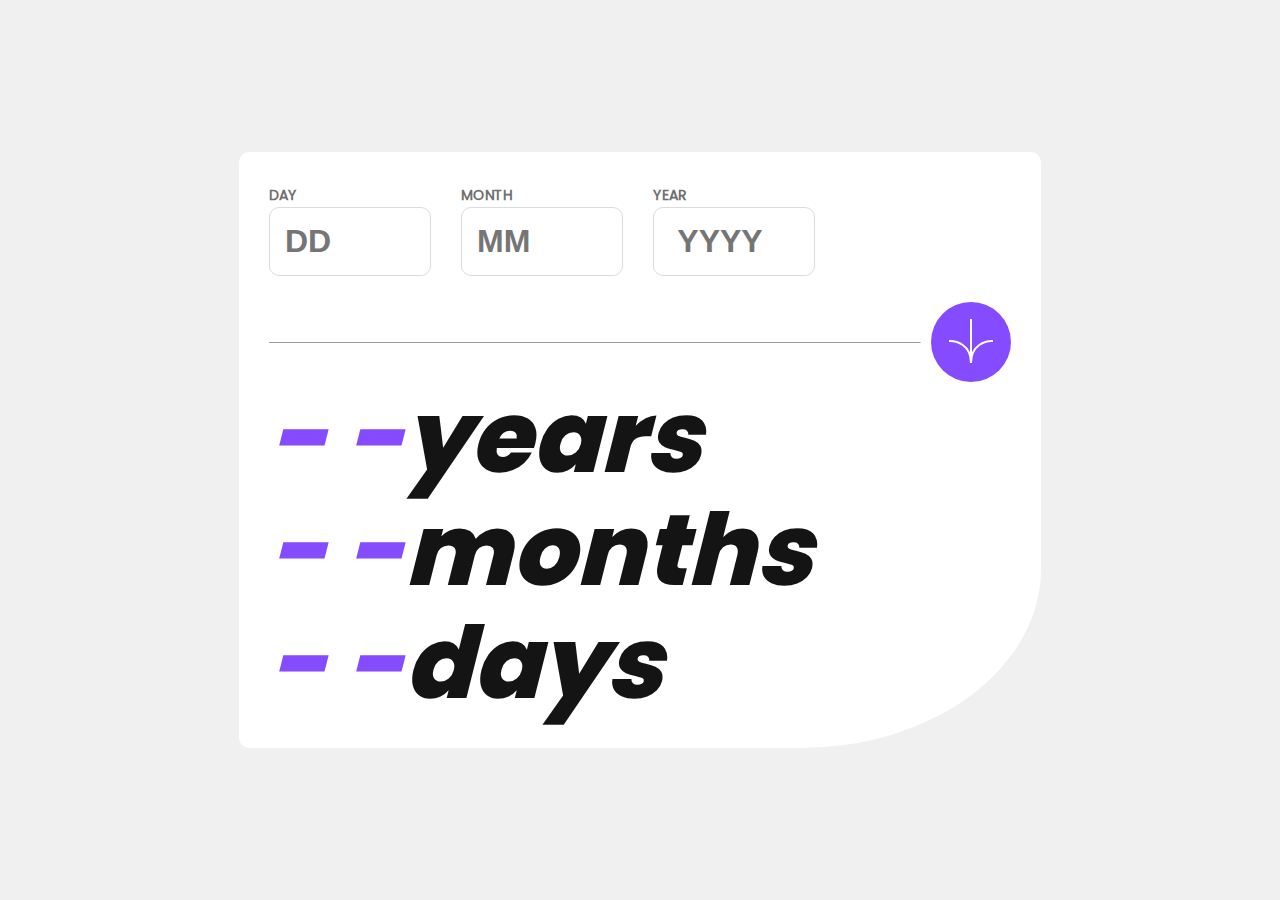
<file: age-calculator-app-main/index.html>
<!DOCTYPE html>
<html lang="en">
  <head>
    <meta charset="UTF-8" />
    <meta name="viewport" content="width=device-width, initial-scale=1.0" />
    <!-- displays site properly based on user's device -->

    <link
      rel="icon"
      type="image/png"
      sizes="32x32"
      href="./assets/images/favicon-32x32.png"
    />
    <link rel="stylesheet" href="assets/style.css" />
    <title>Age calculator app</title>
  </head>
  <body>
    <main>
      <section>
        <aside class="upperPart">
          <div>
            <label id="labelDay"for="day">Day</label><br>
            <input id="inputDay" type="number" placeholder="DD"/>
            <p id="dayParag"></p>
          </div>
          <div>
            <label id="labelMonth" for="month">Month</label><br>
            <input id="inputMonth" type="number" placeholder="MM" />
            <p id="monthParag"></p>
          </div>
          <div>
            <label id="labelYear" for="year">Year</label><br>
            <input id="inputYear" type="number" placeholder=" YYYY" />
            <p id="yearParag"></p>
          </div>
        </aside>

        <aside class="middlePart">
          <hr />
          <button id="submitButton"><img src="assets/images/icon-arrow.svg" alt="" /></button>
        </aside>

        <aside class="resultPart">
          <h1><span id="spanYear">- -</span>years</h1>
          <h1><span id="spanMonth">- -</span>months</h1>
          <h1><span id="spanDay">- -</span>days</h1>
        </aside>
      </section>
    </main>
    <script src="assets/script.js"></script>
  </body>
</html>
<!-- <div class="attribution">
  Challenge by
  <a href="https://www.frontendmentor.io?ref=challenge" target="_blank"
    >Frontend Mentor</a
  >. Coded by <a href="#">Your Name Here</a>.
</div> -->
</file>
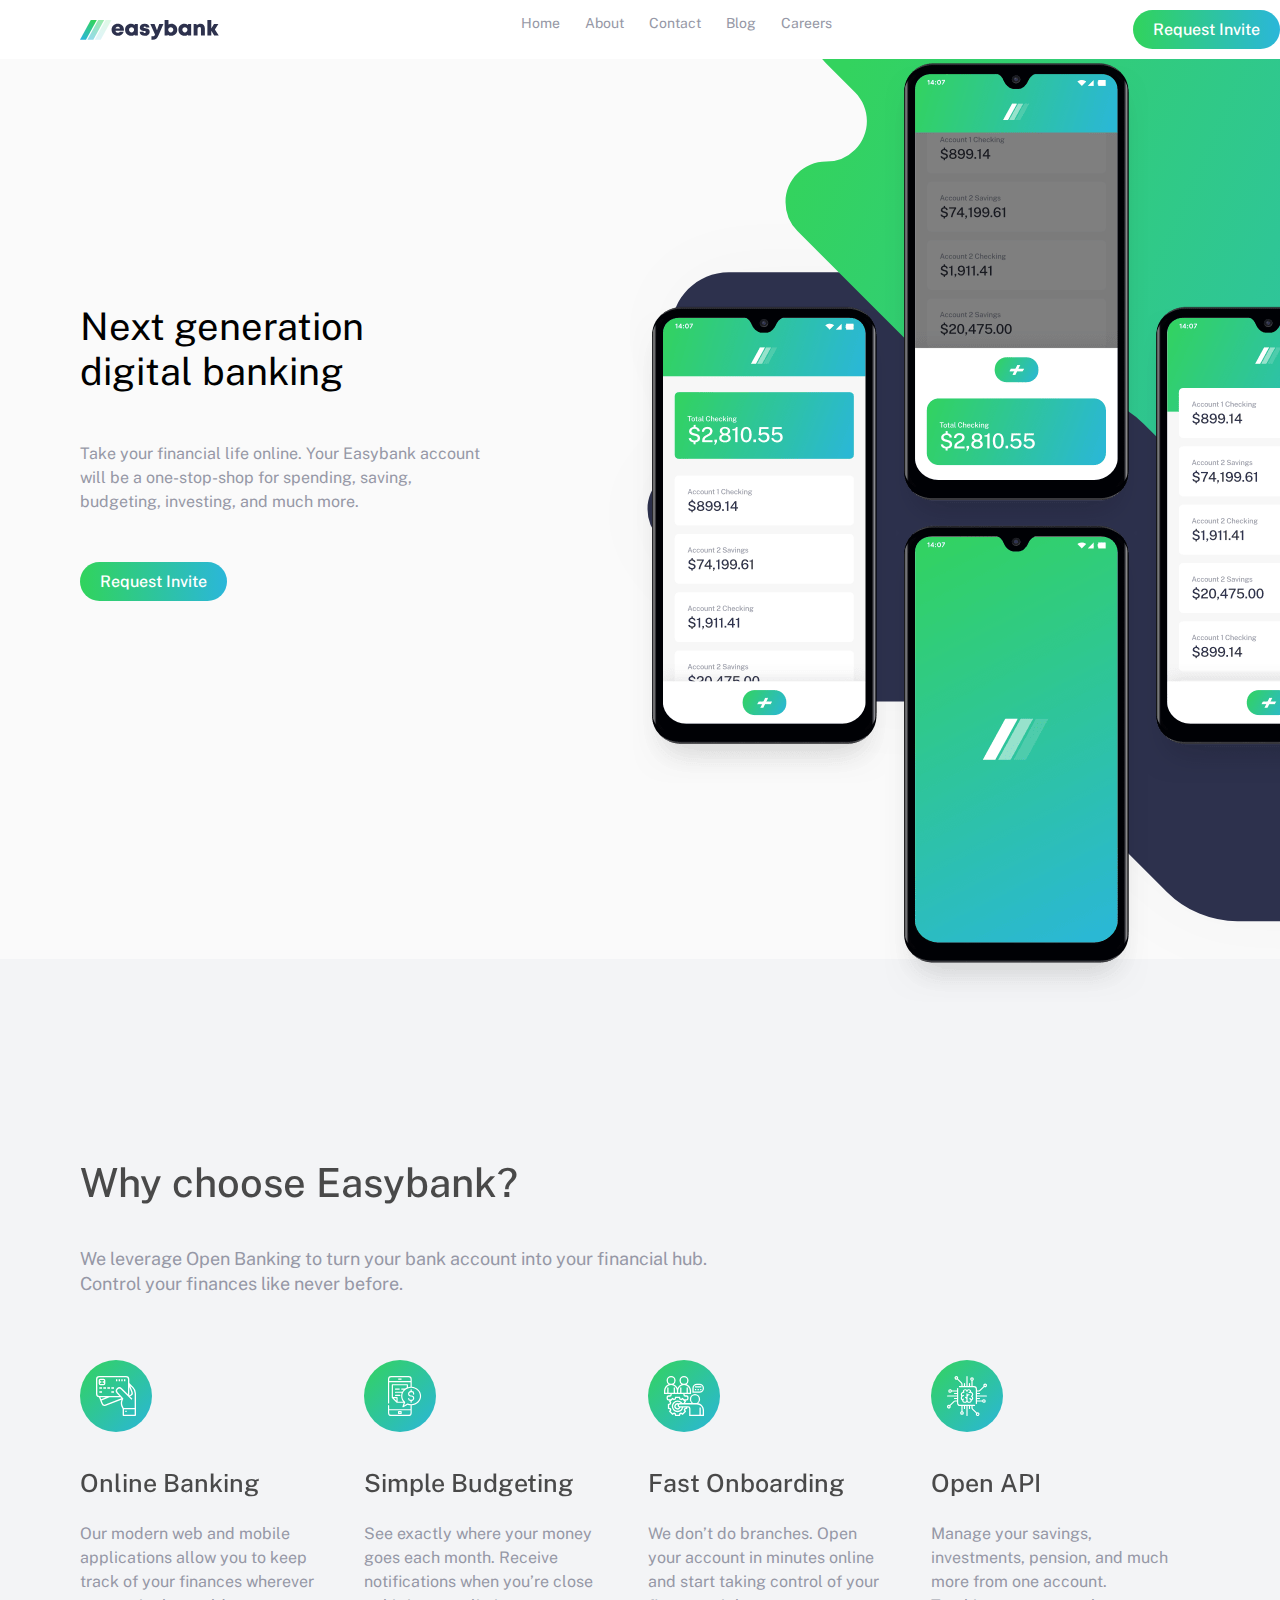
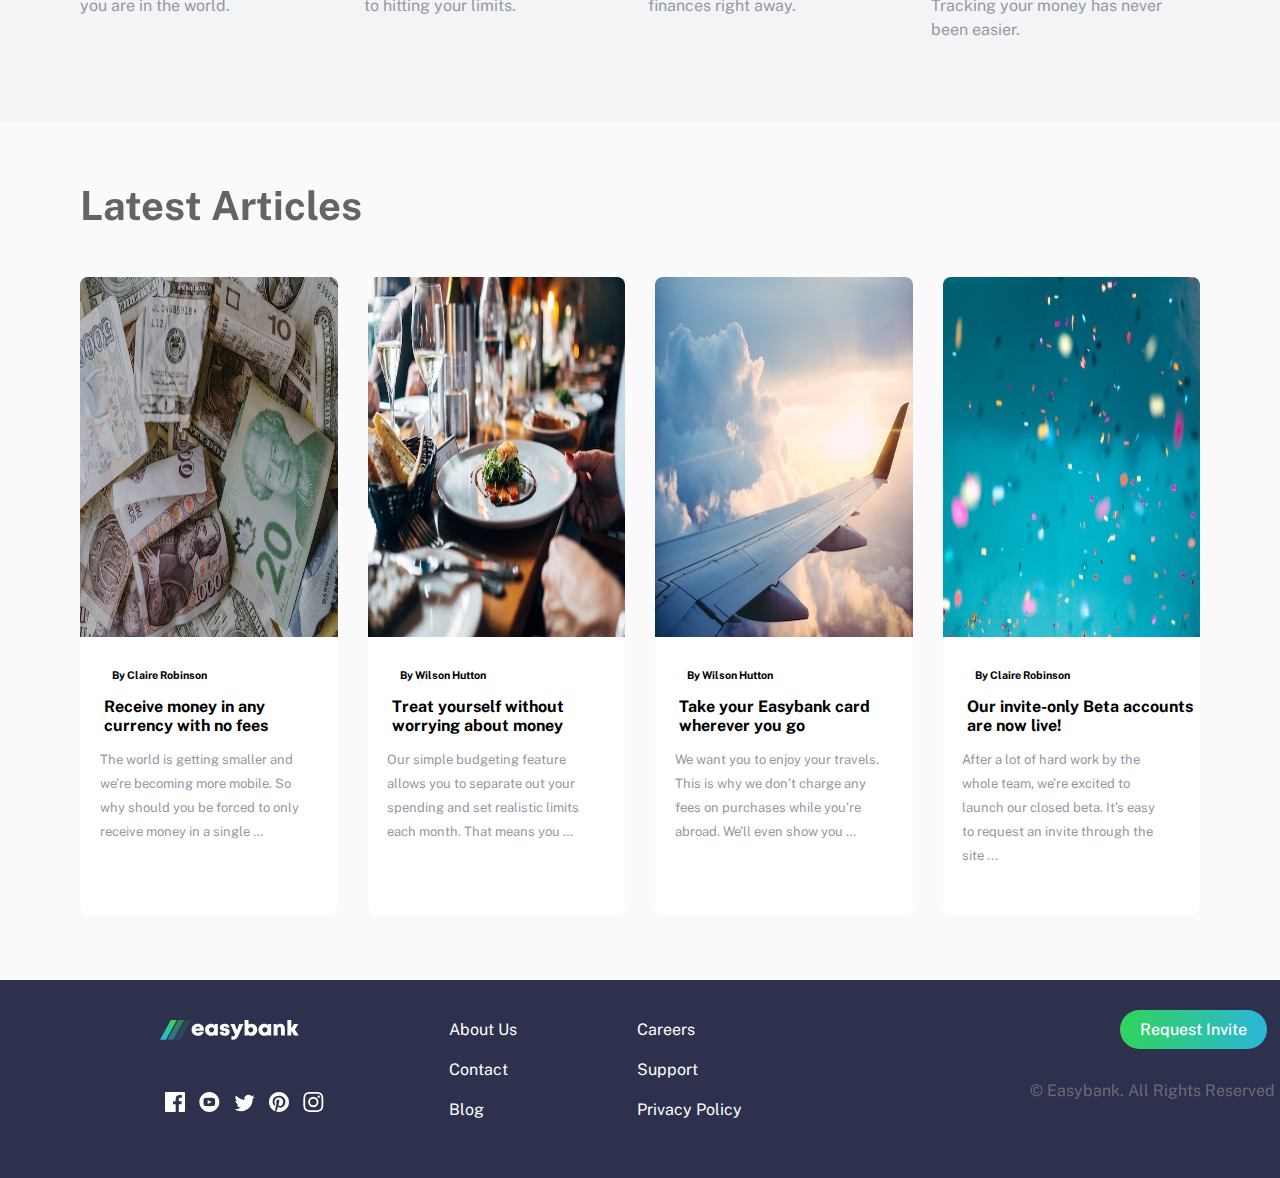
<file: easybank-landing-page-master/index.html>
<!DOCTYPE html>
<html lang="en">
  <head>
    <meta charset="UTF-8" />
    <meta name="viewport" content="width=device-width, initial-scale=1.0" />
    <!-- displays site properly based on user's device -->

    <link
      rel="icon"
      type="image/png"
      sizes="32x32"
      href="./images/favicon-32x32.png"
    />
    <link rel="stylesheet" href="style.css" />
    <title>Easybank landing page</title>
  </head>
  <body>
    <main>
      <section class="main-header">
      <header>
        <img src="images/logo.svg" alt="logo" />
        <nav>
          <ul>
            <li>Home</li>
            <li>About</li>
            <li>Contact</li>
            <li>Blog</li>
            <li>Careers</li>
          </ul>
        </nav>
        <button>Request Invite</button>
      </header>
    </section>
      <!-- first section starts here -->
      <section class="hero">
        <div class="hero-text">
          <h1>Next generation digital banking</h1>
          <p>
            Take your financial life online. Your Easybank account will be a
            one-stop-shop for spending, saving, budgeting, investing, and much
            more.
          </p>
          <button>Request Invite</button>
        </div>
        <div class="hero-image">
          <img src="images/image-mockups.png" alt="mockup" />
        </div>
      </section>
      <!-- second section starts here -->
      <section class="why-section">
        <h2>Why choose Easybank?</h2>
        <p>
          We leverage Open Banking to turn your bank account into your financial
          hub. Control your finances like never before.
        </p>
      </section>
      <!-- third section starts here -->
      <section class="services">
        <div>
          <img src="images/icon-online.svg" alt="online logo" />
          <h3>Online Banking</h3>
          <p>
            Our modern web and mobile applications allow you to keep track of
            your finances wherever you are in the world.
          </p>
        </div>
        <div>
          <img src="images/icon-budgeting.svg" alt="budgeting icon" />
          <h3>Simple Budgeting</h3>
          <p>
            See exactly where your money goes each month. Receive notifications
            when you’re close to hitting your limits.
          </p>
        </div>
        <div>
          <img src="images/icon-onboarding.svg" alt="Onboarding icon" />
          <h3>Fast Onboarding</h3>
          <p>
            We don’t do branches. Open your account in minutes online and start
            taking control of your finances right away.
          </p>
        </div>
        <div>
          <img src="images/icon-api.svg" alt="Api logo" />
          <h3>Open API</h3>
          <p>
            Manage your savings, investments, pension, and much more from one
            account. Tracking your money has never been easier.
          </p>
        </div>
      </section>
      <!-- the fourth session starts here -->
      <section class="articles">
        <h1>Latest Articles</h1>
        <div class="articles-post">
          <div class="each-post">
            <img src="images/image-currency.jpg" alt="currency" />
            <h6>By Claire Robinson</h6>
            <h4>Receive money in any currency with no fees</h4>
            <p>
              The world is getting smaller and we’re becoming more mobile. So
              why should you be forced to only receive money in a single …
            </p>
          </div>
          <div class="each-post">
            <img src="images/image-restaurant.jpg" alt="image-restaurant" />
            <h6>By Wilson Hutton</h6>
            <h4>Treat yourself without worrying about money</h4>
            <p>
              Our simple budgeting feature allows you to separate out your
              spending and set realistic limits each month. That means you …
            </p>
          </div>
          <div class="each-post">
            <img src="images/image-plane.jpg" alt="image-plane" />
            <h6>By Wilson Hutton</h6>
            <h4>Take your Easybank card wherever you go</h4>
            <p>
              We want you to enjoy your travels. This is why we don’t charge any
              fees on purchases while you’re abroad. We’ll even show you …
            </p>
          </div>
          <div class="each-post">
            <img src="images/image-confetti.jpg" alt="image-confetti" />
            <h6>By Claire Robinson</h6>
            <h4>Our invite-only Beta accounts are now live!</h4>
            <p>
              After a lot of hard work by the whole team, we’re excited to
              launch our closed beta. It’s easy to request an invite through the
              site ...
                      </p>
          </div>
        </div>
      </section>
      <footer>
        <!-- the first footer div -->
        <div class="footer-icons">
          <!-- the logo and icons div -->
          <div class="footer-img">
            <img src="images/footerlogo.svg" alt="footer logo" />
            
            <div class="whatever">
              <img src="images/icon-facebook.svg" alt="facebook icon" />
              <img src="images/icon-youtube.svg" alt="icon-youtube" />
              <img src="images/icon-twitter.svg" alt="icon-twitter" />
              <img src="images/icon-pinterest.svg" alt="icon-pinterest" />
              <img src="images/icon-instagram.svg" alt="icon-instagram" />
            </div>
          </div>
         
          <!-- the first about div -->
          <div class="links-container">
          <div class="footer-links">
            <ul>
              <li><a href="">About Us</a></li>
              <li><a href="">Contact</a></li>
              <li><a href="">Blog</a></li>
            </ul>
          </div>
          
          <!-- the second about div -->
          <div class="footer-links">
            <ul>
              <li><a href="">Careers</a></li>
              <li><a href=""> Support</a></li>
              <li><a href="">Privacy Policy</a></li>
            </ul>
          </div>
        </div>
      </div>
        <!-- the second footer div -->
        <div class="copyright">
          <button>Request Invite</button>
          <p><a href="">© Easybank. All Rights Reserved</a></p>
        </div>
      </footer>
    </main>
  </body>
</html>
</file>
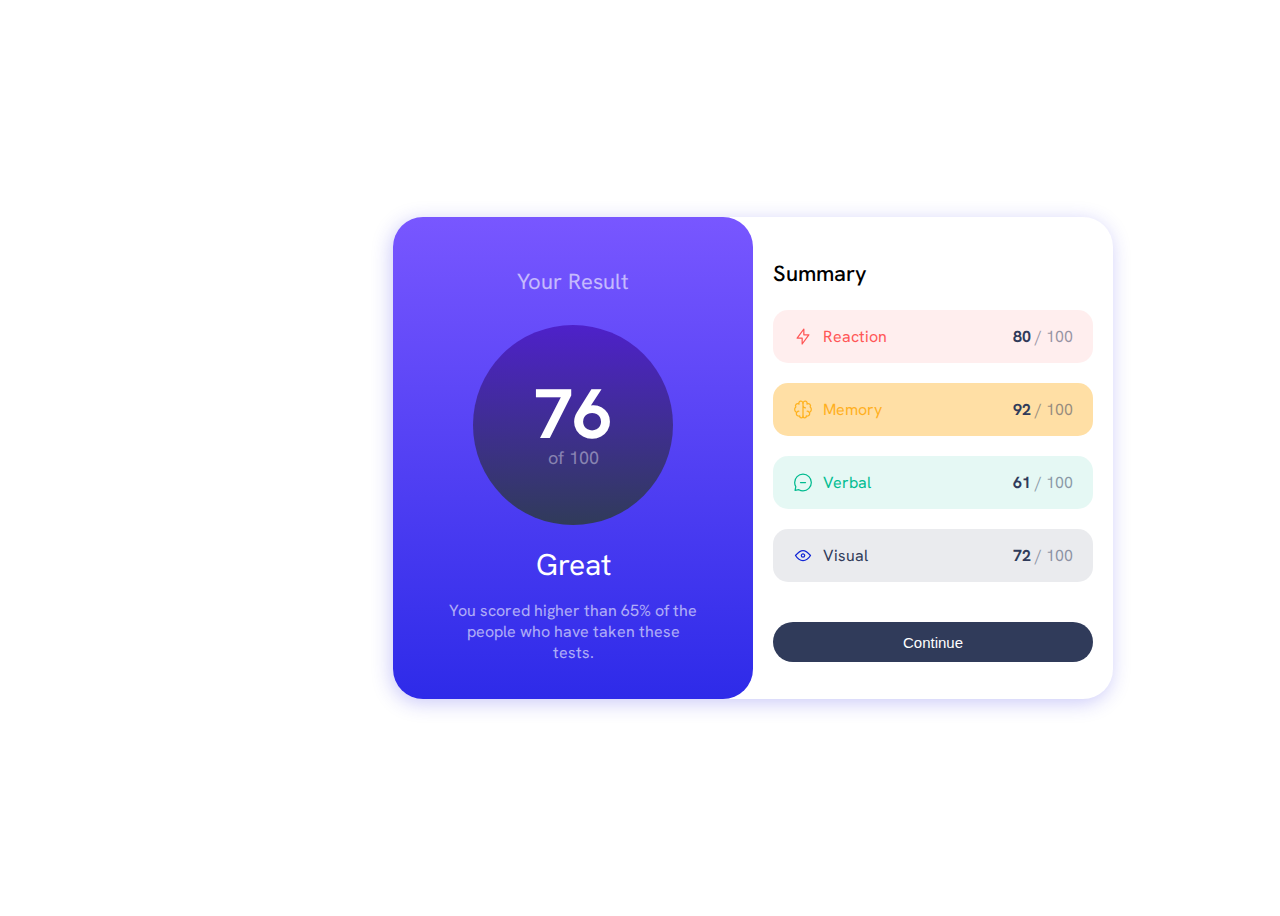
<file: results-summary-component-main/index.html>
<!DOCTYPE html>
<html lang="en">
  <head>
    <meta charset="UTF-8" />
    <meta name="viewport" content="width=device-width, initial-scale=1.0" />
    <!-- displays site properly based on user's device -->

    <link
      rel="icon"
      type="image/png"
      sizes="32x32"
      href="./assets/images/favicon-32x32.png"
    />

    <title>Results summary component</title>
    <link rel="stylesheet" href="style.css"/>
  </head>
  <body>
    <main>
      <section>
        <div class="top-result">
          <h4>Your Result</h4>
        </div>
        <div class="score-circle">
          <h1>76</h1>
          <p>of 100</p>
        </div>
        <div class="remark">
          <h3>Great</h3>
          <p>
            You scored higher than 65% of the people who have taken these tests.
          </p>
        </div>
      </section>
      <section>
        <h3>Summary</h3>
        
        <div class="rectangular reaction">
          <div>
            <img src="./assets/images/icon-reaction.svg"/>
            <p>Reaction</p>
          </div>
          <p>80 <span> / 100</span></p>
        </div>
        
        <div class="rectangular memory">
          <div>
            <img src="./assets/images/icon-memory.svg"/>
            <p>Memory</p>
          </div>
          <p>92 <span>/ 100</span></p>
        </div>
       
        <div class="rectangular verbal">
          <div>
            <img src="./assets/images/icon-verbal.svg"/>
            <p>Verbal</p>
          </div>
          <p>61 <span>/ 100</span></p>
        </div>
        
        <div class="rectangular visual">
          <div>
            <img src="./assets/images/icon-visual.svg"/>
            <p>Visual</p>
          </div>
          <p>72 <span>/ 100</span></p>
        </div>
        <button>Continue</button>
      </section>
    </main>
  </body>
</html>
</file>
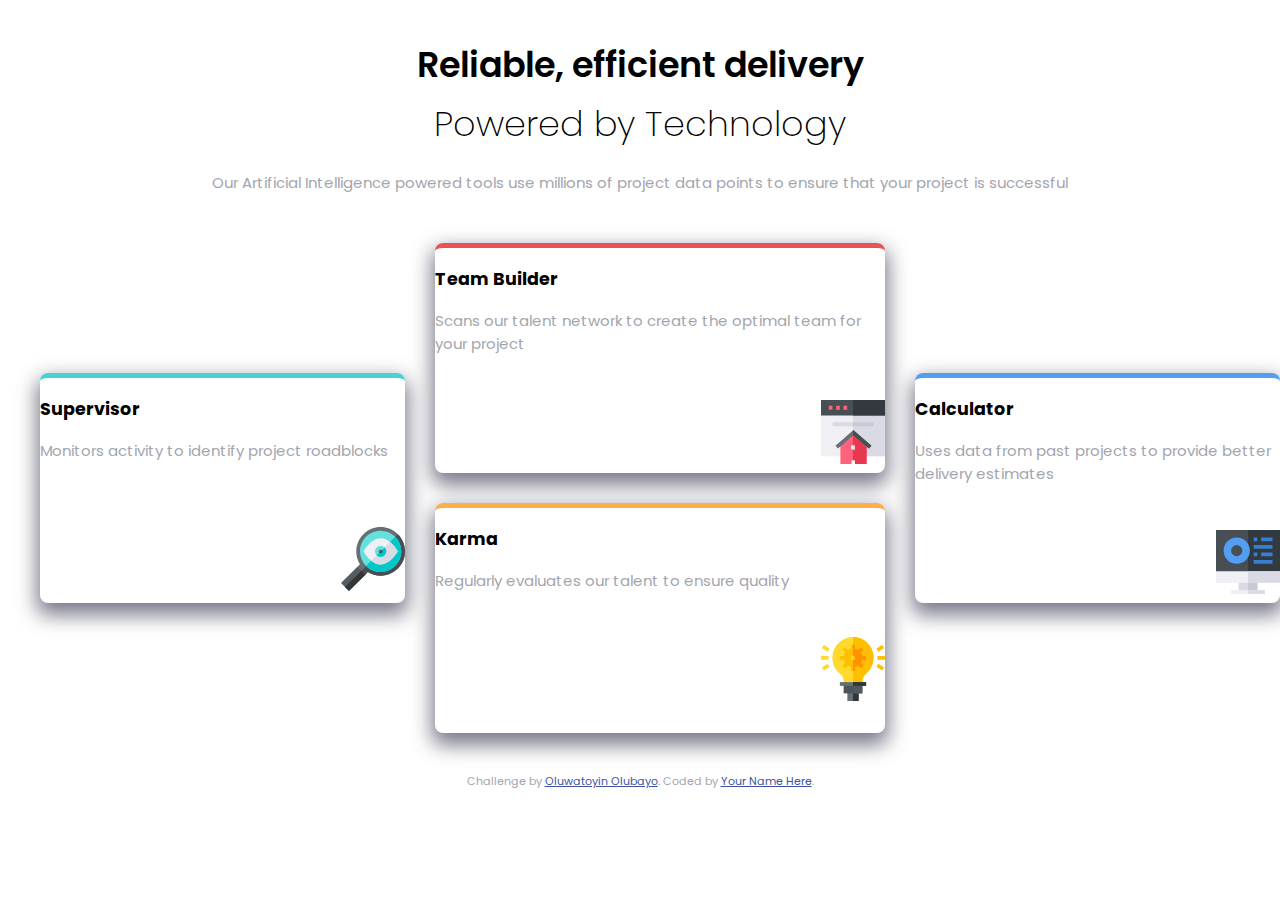
<file: four-card-feature-section-master/four-card-feature-section-master/index.html>
<!DOCTYPE html>
<html lang="en">
  <head>
    <meta charset="UTF-8" />
    <meta name="viewport" content="width=device-width, initial-scale=1.0" />
    <!-- displays site properly based on user's device -->

    <link
      rel="icon"
      type="image/png"
      sizes="32x32"
      href="./images/favicon-32x32.png"
    />
    <link rel="stylesheet" href="style.css" />
    <title>Four card feature section</title>

    <!-- Feel free to remove these styles or customise in your own stylesheet 👍 -->
    <style>
      .attribution {
        font-size: 11px;
        text-align: center;
      }
      .attribution a {
        color: hsl(228, 45%, 44%);
      }
    </style>
  </head>
  <body>
    <div class="header">
      <h1>Reliable, efficient delivery</h1>
      <h2>Powered by Technology</h2>

      <p>
        Our Artificial Intelligence powered tools use millions of project data
        points to ensure that your project is successful
      </p>
    </div>
    <section>
      <div class="aside supervisor">
        <h3>Supervisor</h3>
        <p>Monitors activity to identify project roadblocks</p>
        <div><img src="images/icon-supervisor.svg" /></div>
      </div>

      <div>
        <div class="aside flex builder">
          <h3>Team Builder</h3>
          <p>
            Scans our talent network to create the optimal team for your project
          </p>
          <img src="images/icon-team-builder.svg" />
        </div>

        <div class="aside flex karma">
          <h3>Karma</h3>
          <p>Regularly evaluates our talent to ensure quality</p>
          <img src="images/icon-karma.svg" />
        </div>
      </div>

      <div class="aside calculator">
        <h3>Calculator</h3>
        <p>Uses data from past projects to provide better delivery estimates</p>
        <img src="images/icon-calculator.svg"
      </div>
    </section>
    <footer>
      <p class="attribution">
        Challenge by
        <a href="https://www.frontendmentor.io?ref=challenge" target="_blank"
          >Oluwatoyin Olubayo</a
        >. Coded by <a href="#">Your Name Here</a>.
      </p>
    </footer>
  </body>
</html>
</file>
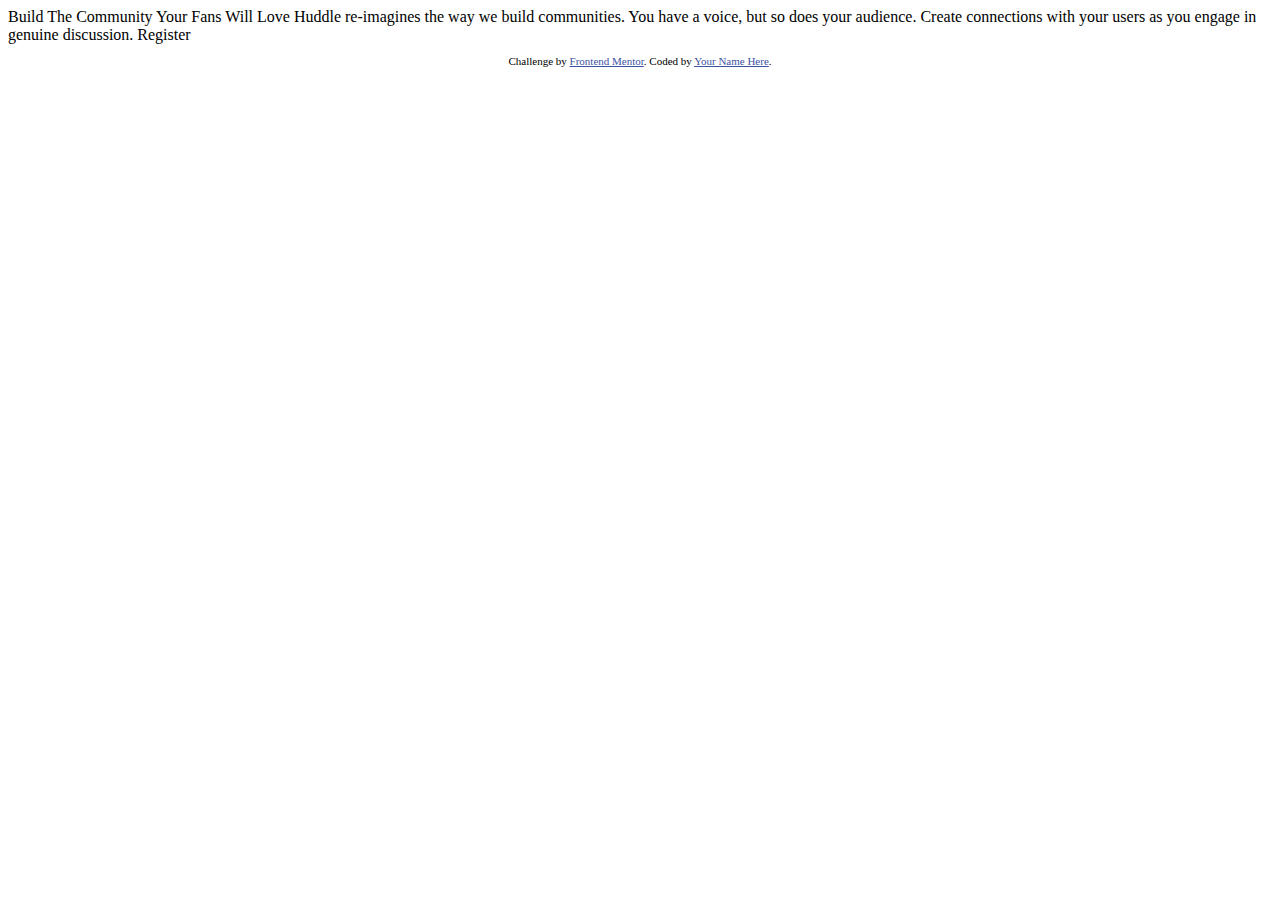
<file: huddle-landing-page-with-single-introductory-section-master/huddle-landing-page-with-single-introductory-section-master/index.html>
<!DOCTYPE html>
<html lang="en">
<head>
  <meta charset="UTF-8">
  <meta name="viewport" content="width=device-width, initial-scale=1.0"> <!-- displays site properly based on user's device -->

  <link rel="icon" type="image/png" sizes="32x32" href="./images/favicon-32x32.png">
  
  <title>Frontend Mentor | Huddle landing page with single introductory section</title>

  <!-- Feel free to remove these styles or customise in your own stylesheet 👍 -->
  <style>
    .attribution { font-size: 11px; text-align: center; }
    .attribution a { color: hsl(228, 45%, 44%); }
  </style>
</head>
<body>

  Build The Community Your Fans Will Love

  Huddle re-imagines the way we build communities. You have a voice, but so does your audience. 
  Create connections with your users as you engage in genuine discussion. 

  Register

  <footer>
    <p class="attribution">
      Challenge by <a href="https://www.frontendmentor.io?ref=challenge" target="_blank">Frontend Mentor</a>. 
      Coded by <a href="#">Your Name Here</a>.
    </p>
  </footer>
</body>
</html>
</file>
<file: age-calculator-app-main/assets/style.css>
@font-face{
    font-family: Poppins-Regular;
    src: url(./fonts/Poppins-Regular.ttf);
}
@font-face {
    font-family: Poppins-ExtraBold;
    src: url(./fonts/Poppins-ExtraBold.ttf);
}

body{
    font-family: Poppins-Regular;
    padding: 0;
    margin: 0;
}
main{
    display: flex;
    align-items: center;
    justify-content: center;
    background-color: hsl(0, 0%, 94%);
    height: 100vh;
    width: 100vw;
}

section{
    background-color: hsl(0, 0%, 100%);
    padding: 30px;
    border-radius: 10px 10px 30% 10px;
}
.upperPart{
    display: flex;
    gap: 30px;
}

.upperPart div label{
    font-size: 14px;
    font-weight: 600;
    color: hsl(0, 1%, 44%);
    text-transform: uppercase;

}
.upperPart div input{
    font-size: 32px;
    width: 130px;
    padding: 15px;
    border: 1px solid hsl(0, 0%, 86%);
    font-weight: 600;
    border-radius: 10px;
}
input:focus{
    outline-color: hsl(259, 100%, 65%);
    caret-color: hsl(259, 100%, 65%);
}


input::-webkit-inner-spin-button,
input::-webkit-outer-spin-button{
    -webkit-appearance: none;
    margin: 0;
}

.middlePart{
    display: flex;
    align-items: center;
    gap: 10px;
    margin-top: 10px;
}

.middlePart hr{
flex: 1;
width: 650px;
border-color: hsl(0, 0% 86%, 20%);
border-bottom: none;

}

button{
border-radius: 50%;
width: 80px;
height: 80px;
background-color: hsl(259, 100%, 65%);
border: none;
}

button:hover{
    background-color: hsl(0, 0%, 8%);;
}

.resultPart{
    display: flex;
    flex-direction: column;
    gap: 3px;
}
.resultPart h1{
    font-size: 100px;
    font-style: italic;
    padding: 0;
    margin: 0;
    font-family: Poppins-ExtraBold;
    line-height: 110px;
    font-weight: 600;
    color: hsl(0, 0%, 8%);
     
}

.resultPart span{
    color: hsl(259, 100%, 65%);
    
}

.inputError{
    border-color: hsl(0, 100%, 67%) !important;
}
.paraError{
    color: hsl(0, 100%, 67%) !important;
}
</file>
<file: easybank-landing-page-master/style.css>
@import url("https://fonts.googleapis.com/css2?family=Barlow:wght@600&family=Public+Sans:wght@300;400;700&display=swap");
* {
  font-family: "Public Sans", sans-serif;
  margin: 0;
  padding: 0;
}

header {
  max-width: 1400px;
  display: flex;
  align-items: center;
  justify-content: space-between;
  margin: auto;
  padding-top: 10px;
  padding-bottom: 10px;
  padding-left: 5em;
}
header nav ul {
  display: flex;
  list-style-type: none;
  gap: 25px;
  font-size: 14px;
  color: hsl(233, 8%, 62%);
}
header nav ul li {
  border-bottom: 3px solid white;
  padding-bottom: 10px;
}
header nav ul li:hover {
  color: hsl(233, 26%, 24%);
  cursor: pointer;
  border-image: linear-gradient(
      to right,
      hsl(136, 65%, 51%),
      hsl(192, 70%, 51%)
    )
    1;
}
.main-header {
  background-color: hsl(0, 0%, 100%);
  position: sticky;
  top: 0;
}

button {
  border-radius: 50px;
  border: none;
  color: white;
  background-image: linear-gradient(
    to right,
    hsl(136, 65%, 51%),
    hsl(192, 70%, 51%)
  );
  padding: 10px 20px;
  font-size: 16px;
  font-weight: 500;
}

.hero {
  display: flex;
  max-width: 1400px;
  margin: auto;
  align-items: center;
  background-color: hsl(0, 0%, 98%);
  justify-content: space-between;
  background-image: url(images/bg-intro-desktop.svg);
  background-repeat: no-repeat;
  background-position-y: 70%;
  background-position-x: 575px;
  height: 100vh;
}

.hero-text {
  width: 400px;
  padding-left: 5em;
}

.hero-text h1 {
  font-weight: 400;
  font-size: 38px;
  margin-top: -3em;
}

.hero-text p {
  font-size: 16px;
  color: hsl(233, 8%, 62%);
  line-height: 24px;
  margin-bottom: 3em;
  margin-top: 3em;
}

.hero-image {
  overflow-x: hidden;
}

.hero-image img {
  margin-top: 50px;
  margin-right: -120px;
}

.why-section {
  background-color: hsl(220, 16%, 96%);
  padding-left: 5em;
  max-width: 1400px;
  margin: auto;
  box-sizing: border-box;
}
.why-section h2 {
  margin-bottom: 1em;
  padding-top: 5em;
  opacity: 0.7;
  font-size: 40px;
  font-weight: 500;
}
.why-section p {
  color: hsl(233, 8%, 62%);
  width: 55%;
  line-height: 25px;
  font-size: 18px;
}

.services {
  display: flex;
  background-color: hsl(220, 16%, 96%);
  padding-top: 4em;
  padding-left: 5em;
  box-sizing: border-box;
  padding-right: 5em;
  max-width: 1400px;
  margin: auto;
  gap: 15px;
}
.services div {
  /* border: 1px solid red;*/
  flex: 1;
}

.services img {
  margin-bottom: 2em;
}

.services h3 {
  font-size: 25px;
  opacity: 0.7;
  font-weight: 500;
}


.services p {
  margin-top: 1.5em;
  padding-bottom: 5em;
  color: hsl(233, 8%, 62%);
  line-height: 24px;
  width: 90.7%;
}

.articles {
  background-color: hsl(0, 0%, 98%);
  padding-left: 5em;
  max-width: 1400px;
  padding-right: 5em;
  box-sizing: border-box;
  margin: auto;
  padding-bottom: 4em;
 /* border: 1px solid red;*/
}

.articles-post {
  display: flex;
  margin-top: 3em;
  gap: 30px;
}
.articles h1 {
  padding-top: 1.5em;
  font-size: 40px;
  box-sizing: border-box;
  opacity: 0.6;
}

.each-post {
  flex: 1;
  background-color: #fff;
  border-radius: 12px;
  /*border: 1px solid red;*/
  padding-bottom: 3em;
  box-sizing: border-box;
}

.each-post img {
  width: 100%;
  height: 40vh;
  display: flex;
  margin: auto;
  /* border: 1px solid red;*/
  border-radius: 8px 8px 0 0;
  margin-bottom: 2em;
}
.articles-post h4{
margin-top: 1em;
padding-left: 1.5em;
}

.articles-post p{
margin-top: 1em;
padding-left: 1.5em;
color: hsl(233, 8%, 62%);
line-height: 24px;
width: 80%;
/*border: 1px solid red;*/
/*padding-right: 1em;*/
font-size: 13px;
}

.articles-post h6{
  padding-left: 3em;
}

footer{
  background-color: hsl(233, 26%, 24%);
  color: white;
  display: flex;
  padding-top: 30px;
  box-sizing: border-box;
  max-width: 1400px;
  margin: auto;
  padding-bottom: 3em;
}

.footer-icons{
 display: flex;
 gap: 120px;
 margin-left: 10em;
}

.footer-links ul >li{
 list-style-type: none;
 line-height: 40px;
}

.footer-links a{
text-decoration: none;
color: white;
/*border: 1px solid red;*/
}

.copyright{
  margin-left:18em;
}

.copyright a{
  text-decoration: none;
  color: antiquewhite;
  opacity: 0.3;
}

.copyright p{
  margin-top: 2em;
}

.copyright button{
  margin-left: 90px;
 
}

.footer-img div{
  box-sizing: border-box;
  padding-top: 3em;
  
}

.whatever img{
  padding: 0 5px;
}

.footer-img{
  padding-top: 10px;
  margin-top: 0;
}

.links-container{
  display: flex;
  margin: auto;
  gap: 120px;
  justify-content: space-around;
}
</file>
<file: results-summary-component-main/style.css>
@import url("https://fonts.googleapis.com/css2?family=Berkshire+Swash&family=Hanken+Grotesk:wght@400,500;700;800&family=Roboto&display=swap");
body {
  background-color: white;
  font-family: "Hanken Grotesk", sans-serif;
  display: flex;
  justify-content: center;
  align-items: center;
  height: 100vh;
  width: 1440px;
}

main {
  display: flex;
  border-radius: 30px;
  width: 50%;
  margin-left: 50px;
  box-shadow: -2px 4px 19px 0px rgba(46, 43, 233, 0.25);
}
main > section {
  flex: 1;
  padding: 20px;
}

main > section:first-of-type {
  background-image: linear-gradient(
    to bottom,
    hsl(252, 100%, 67%),
    hsl(241, 81%, 54%)
  );
  text-align: center;
  color: white;
  border-radius: 30px;
}
.top-result h4 {
  opacity: 0.6;
  font-size: 22px;
  font-weight: 400;
}

.score-circle {
  width: 200px;
  height: 200px;
  border-radius: 50%;
  background-image: linear-gradient(
    to bottom,
    hsla(256, 72%, 46%, 1),
    hsla(241, 72%, 46%, 0)
  );
  background-color: hsl(224, 30%, 27%);
  align-items: center;
  justify-content: center;
  margin: auto;
  display: flex;
  flex-direction: column;
/* padding-top: 40px;
box-sizing: border-box;*/
}
.score-circle h1 {
  font-size: 70px;
  margin: 0;
  line-height: 65px;
}
.score-circle p {
  font-size: 18px;
  display: inline-block;
  margin: 0;
  opacity: 0.4;
}
.remark h3 {
    font-size: 30px;
    margin: 0;
    font-weight: 400;
  }
  
  .remark {
    width: 250px;
    margin: auto;
    margin-top: 20px;
  }
  .remark p {
    opacity: 0.6;
  }

main > section:last-of-type h3 {
    font-size: 22px;
    font-weight: 500;
  }
  
.rectangular {
  display: flex;
  justify-content: space-between;
  border-radius:15px;
  padding-left: 20px;
  padding-right:20px;
  margin-bottom: 20px;
}

.rectangular > div{
display: flex;
gap: 10px;
}

.rectangular >p{
    color: hsl(224, 30%, 27%);
    font-weight: 700;
}
.rectangular >p >span{
    font-weight: 400;
    opacity: 0.5;
}
button {
  background-color: hsl(224, 30%, 27%);
  color: white;
  border-radius: 20px;
  width: 100%;
  height: 40px;
  border: none;
  margin-top: 20px;
  font-weight: 500;
  font-size: 15px;
}
button:hover{
    background-color: hsla(256, 72%, 46%, 1);
}

.reaction {
     background-color: hsla(0, 100%, 67%, 0.1);
     color: hsl(0, 100%, 67%);
}
.memory{
    background-color: hsla(39, 100%, 56%, 0.4);
    color: hsl(39, 100%, 56%);
}
.verbal{
    background-color: hsla(166, 100%, 37%, 0.1);
    color: hsl(166, 100%, 37%);
}
.visual{
    background-color: hsla(224, 30%, 27%, 0.1);
    color: hsl(224, 30%, 27%);
}
</file>
<file: four-card-feature-section-master/four-card-feature-section-master/style.css>
@import url('https://fonts.googleapis.com/css2?family=Open+Sans&family=Poppins:wght@200;400;600&display=swap');

body{
font-family: 'Poppins', sans-serif;
margin: auto;
justify-content: center;
align-items: center;
/*margin: 20px;*/
box-sizing: border-box;
font-size: 15px;
}
.header{
    text-align: center;
    margin: 0;
    line-height: 30px;
   margin-top: 50px;
}
section{
    display: flex;
    align-items: center;
    justify-content: center;
    gap: 30px;
    padding-left: 40px;
}

.aside{
    margin-top: 30px;
}
    

.supervisor {
    border-top: 5px solid hsl(180, 62%, 55%);
    width:450px ;
    height: 225px;
    border-radius: 8px;
    box-shadow: 0px 9px 20px 3px rgba(76, 78, 97, 0.75);
}

.supervisor img{
    margin-top: 50px;
    float: right;
}

.builder{
    border-top: 5px solid hsl(0, 78%, 62%);
    /*line-height: 20px;*/
    width:450px ;
    height: 225px;
    border-radius: 8px;
    box-shadow: 0px 9px 20px 3px rgba(76, 78, 97, 0.75);
}
.builder img{
   margin-top: 30px;
   float: right;
}
.calculator{
    border-top: 5px solid hsl(212, 86%, 64%);
    width:450px ;
    height: 225px;
    border-radius: 8px;
    box-shadow: 0px 9px 20px 3px rgba(76, 78, 97, 0.75);
}
.calculator img{
    margin-top: 30px;
    float: right;
 } 
 .karma{
    border-top: 5px solid hsl(34, 97%, 64%);
    width:450px ;
    height: 225px;
    border-radius: 8px;
    box-shadow: 0px 9px 20px 3px rgba(76, 78, 97, 0.75);
 }
 .karma img{
    margin-top: 30px;
    float: right; 
 }
 
 footer{
    margin-top: 40px;   
 }

 h2{
    font-size: 35px;
    font-weight: 200;
 }
h1{
    font-size: 35px;
    font-weight: 600;
}
p{
    font-size: 15px;
    color: hsl(229, 6%, 66%);
}



@media screen and (max-width:500px) {
    section {
        flex-direction: column;
        width: 90%;
        margin: auto;
        padding-left: 0;
    }
    .supervisor{
        width: 100%;
    }
    .builder{
      width: 100%;
    }
    .karma{
        width:100%;
    }
    .calculator{
        width:100%; 
    }
   
}
</file>
